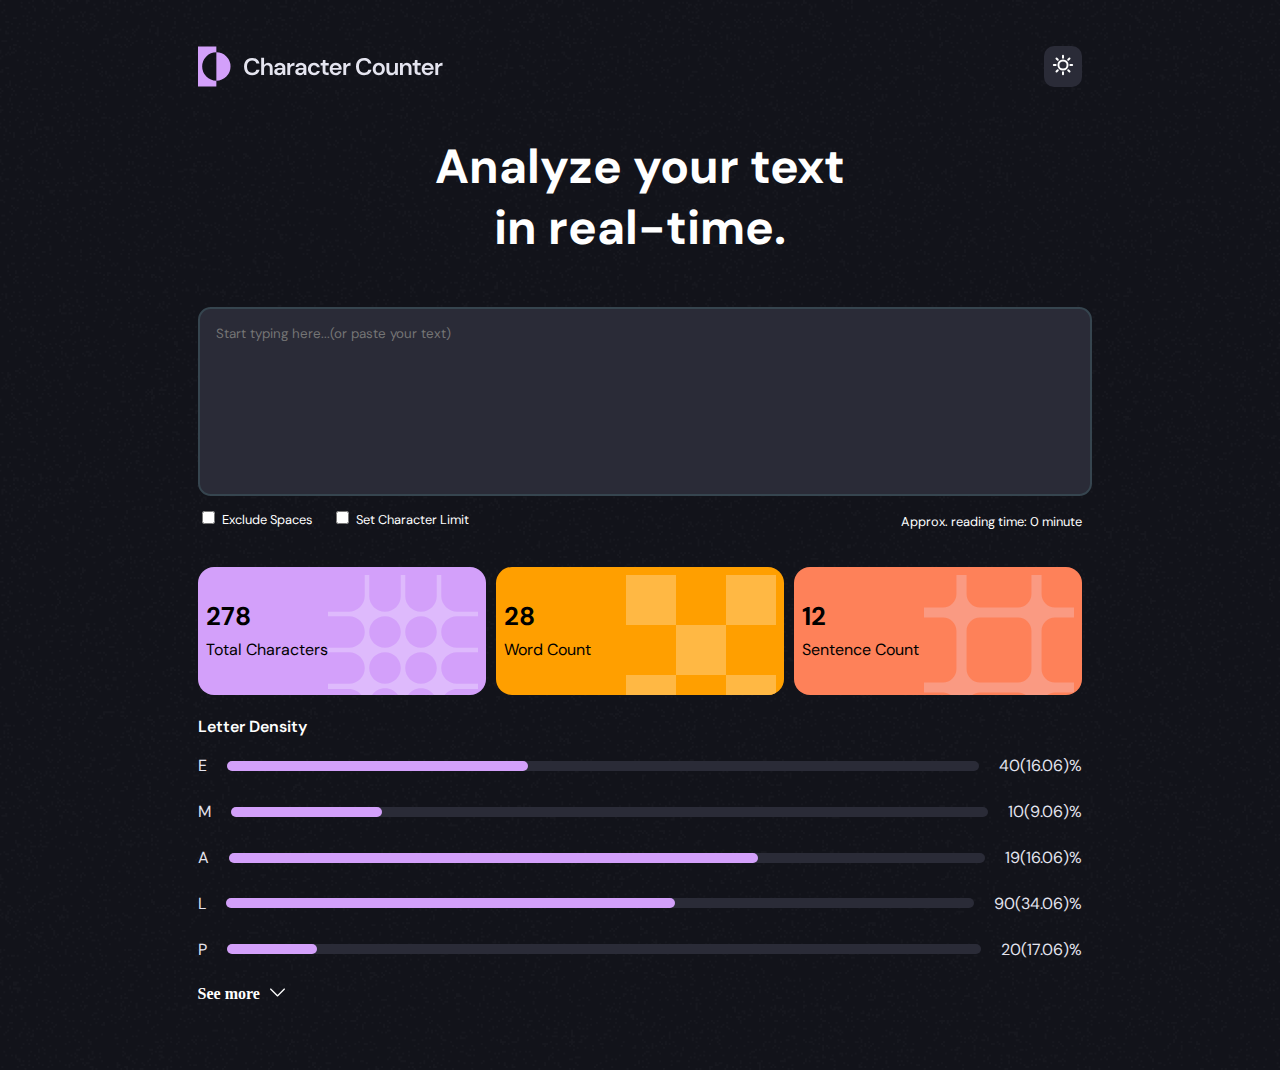
<file: index.html>
<!DOCTYPE html>
<html lang="en">
    <head>
        <meta charset="utf-8">
        <meta name="viewport" content="width=device-width, initial-scale=1">
        <meta name="author" content="">
        <meta name="description" content="">

        <link rel="stylesheet" href="./index.css">
        <link rel="icon" type="image/png" sizes="32x32" href="./assets/images/favicon-32x32.png">

        <title>Frontend Mentor | Character counter.</title>
    </head>

    <body>
        <main class="main">
            <div>
                <header class="title_and_theme_icon_section">
                    <img src="./assets/images/logo-dark-theme.svg" class="dark_theme_logo" alt="Site Logo">

                    <button class="sun_icon_div">
                        <img src="./assets/images/icon-sun.svg" class="sun_icon" alt="Toggle Light Mode">
                    </button>
                </header>

                <section class="analyze_text_section">
                    <p class="analyze_text">Analyze your text</p>
                    <p class="analyze_text_real_time">in real-time.</p>
                </section>


                <section class="input_field_section">
                    <textarea class="text_area" rows="9" placeholder="Start typing here...(or paste your text)"></textarea>
                    
                    <div class="checkbox_and_reading_time">
                        <div class="check_boxes_div">
                            <div class="exclude_spaces_div">
                                <input type="checkbox" id="exclude_spaces">
                                <label for="exclude_spaces" class="sub_text">Exclude Spaces</label>
                            </div>

                            <div class="set_character_limit_div">
                                <input type="checkbox"> 
                                <label for="set_character_limit" class="sub_text">Set Character Limit</label>
                            </div>
                        </div>

                        <p class="sub_text">Approx. reading time: 0 minute</p>
                    </div>
                </section>


                <section class="counts_section">
                    <div class="total_char_count_div">
                        <div>
                            <h3 class="count_text">278</h3>
                            <figcaption class="type_of_count_text">Total Characters</figcaption>
                        </div>

                        <div>
                            <img class="char_count_img" src="./assets/images/pattern-character-count.svg" alt="pattern word count">
                        </div>

                    </div>
                    

                    <div class="word_count_div">
                        <div>
                            <h3 class="count_text">28</h3>
                            <figcaption class="type_of_count_text">Word Count</figcaption>
                        </div>

                        <div>
                            <img class="char_count_img" src="./assets/images/pattern-word-count.svg" alt="pattern character count">
                        </div>

                    </div>
                    

                    <div class="sentence_count_div">
                        <div>
                            <h3 class="count_text">12</h3>
                            <figcaption class="type_of_count_text">Sentence Count</figcaption>
                        </div>

                        <div>
                            <img class="char_count_img" src="./assets/images/pattern-sentence-count.svg" alt="pattern sentence count">
                        </div>

                    </div>

                </section>


                <section>
                    <h4 class="letter-density">Letter Density</h4>

                    <article class="progress_fill_container">
                        <h4 class="progress_indicator_text">E</h4>

                        <div class="progress-container">
                            <div class="progress-fill-l1"></div>
                        </div>

                        <span class="progress_indicator_text">40(16.06)%</span>
                    </article>


                    <article class="progress_fill_container">
                        <h4 class="progress_indicator_text">M</h4>

                        <div class="progress-container">
                            <div class="progress-fill-l2"></div>
                        </div>

                        <span class="progress_indicator_text">10(9.06)%</span>
                    </article>


                    <article class="progress_fill_container">
                        <h4 class="progress_indicator_text">A</h4>

                        <div class="progress-container">
                            <div class="progress-fill-l3"></div>
                        </div>

                        <span class="progress_indicator_text">19(16.06)%</span>
                    </article>


                    <article class="progress_fill_container">
                        <h4 class="progress_indicator_text">L</h4>

                        <div class="progress-container">
                            <div class="progress-fill-l4"></div>
                        </div>

                        <span class="progress_indicator_text">90(34.06)%</span>
                    </article>


                    <article class="progress_fill_container">
                        <h4 class="progress_indicator_text">P</h4>

                        <div class="progress-container">
                            <div class="progress-fill-l5"></div>
                        </div>

                        <span class="progress_indicator_text">20(17.06)%</span>
                    </article>
                    
                </section>


                <footer class="see_more_section">
                    <h4>See more</h4>
                    <img src="./assets/images/arrow-down.png" alt="Expand to see more details" class="arrow_down">
                </footer>

            </div>
        </main>


    </body>


</html>
</file>
<file: index.css>
/* loading fonts */
@font-face {
    font-family: 'DMSansBold';
    src: url('./assets/fonts/DM_Sans/static/DMSans-Bold.ttf');
}

@font-face {
    font-family: 'DMSansRegular';
    src: url('./assets/fonts/DM_Sans/static/DMSans-Regular.ttf');
}

@font-face {
    font-family: 'DMSansSemibold';
    src: url('./assets/fonts/DM_Sans/static/DMSans-SemiBold.ttf');
}

@font-face {
    font-family: 'DMSansthin';
    src: url('./assets/fonts/DM_Sans/DMSans-VariableFont_opsz\,wght.ttf');
}



body {
    background-image: url('./assets/images/bg-dark-theme.png');
    background-size: cover;
    background-position: center;
    color: white;
}


button {
    border: none;
    background: none;
    cursor: pointer;
}


.main {
    padding: 3% 15%;
}


.sun_icon_div {
    background-color: #2A2B37;
    padding: 8px;
    border-radius: 10px;
    text-align: center;
}



.title_and_theme_icon_section {
    display: flex;
    justify-content: space-between;
    
}


.analyze_text_section {
    text-align: center;
    margin-top: 3rem;
}

.analyze_text {
    font-family: 'DMSansBold';
    font-size: 3rem;
}


.analyze_text_real_time {
    font-family: 'DMSansBold';
    font-size: 3rem;
    margin-top: -50px;
}



.input_field_section {
    text-align: center;
    margin-top: 3rem;

}


.text_area {
    background-color: #2A2B37;
    color: #E4E4EF;
    border: 1px solid #21222C;
    width: 97%;
    padding: 1rem;
    border-radius: 0.8rem;
    resize: none;
    font-family: 'DMSansRegular';
    outline: none;
    border: 2px solid #36454F;
}



.check_boxes_div {
    display: flex;
    margin-top: 0.5rem;
}


.set_character_limit_div {
    margin-left: 1.3rem;
}


.checkbox_and_reading_time {
    display: flex;
    justify-content: space-between;
}


.sub_text {
    font-family: 'DMSansRegular';
    font-size: 0.8rem
}


.counts_section {
    display: flex;
    justify-content: space-between;
    columns: 3;
    gap: 0.6rem;
    margin-top: 1.5rem;

}


.total_char_count_div {
    background-color: #D3A0FA;
    color: black;
    width: 100%;
    height: 7rem;
    border-radius: 1rem;
    display: flex;
    justify-content: space-between;
    padding: 0.5rem;
    overflow: hidden;
}



.word_count_div {
    background-color: #FF9F00;
    color: black;
    width: 100%;
    height: 7rem;
    border-radius: 1rem;
    display: flex;
    justify-content: space-between;
    padding: 0.5rem;
    overflow: hidden;

}


.sentence_count_div {
    background-color: #FE8159;
    color: black;
    width: 100%;
    height: 7rem;
    border-radius: 1rem;
    display: flex;
    justify-content: space-between;
    padding: 0.5rem;
    overflow: hidden;

}


.count_text {
    font-family: 'DMSansBold';
    font-size: 1.6rem;
}


.type_of_count_text {
    font-family: 'DMSansRegular';
    margin-top: -20px;
}


.letter-density {
    font-family: 'DMSansSemibold';
    margin-bottom: -0.3%;
    font-size: 16px;
}


.progress_fill_container {
    display: flex;
    align-items: center;
    gap: 20px;
    margin-bottom: -2%;
}


.progress-container {
    width: 100%;
    height: 10px;
    background-color: #2A2B37;
    position: relative;
    border-radius: 2rem;

}


.progress-fill-l1 {
    width: 40%;
    height: 100%;
    background-color: #D3A0FA;
    border-radius: 2rem;
}


.progress-fill-l2 {
    width: 20%;
    height: 100%;
    background-color: #D3A0FA;
    border-radius: 2rem;
}


.progress-fill-l3 {
    width: 70%;
    height: 100%;
    background-color: #D3A0FA;
    border-radius: 2rem;
}


.progress-fill-l4 {
    width: 60%;
    height: 100%;
    background-color: #D3A0FA;
    border-radius: 2rem;
}


.progress-fill-l5 {
    width: 12%;
    height: 100%;
    background-color: #D3A0FA;
    border-radius: 2rem;
}

.progress_indicator_text {
    color: #E4E4EF;
    font-family: 'DMSansRegular';
    font-weight:lighter !important;
}


.see_more_section {
    display: flex;
    justify-content: left;
}

.arrow_down {
    margin-left: 1%;
    height: 12%;
    margin-top: 21px;
}





/* responsiveness */
/* mobile responsiveness */
@media only screen and ( max-width: 600px ) {
    .main {
        padding: 3% 3%;
    }


    .dark_theme_logo {
        width: 50%;
    }

    .sun_icon_div {
        background-color: #2A2B37;
        padding: 4px;
        border-radius: 10px;
        text-align: center;
    }
    
    .sun_icon {
        width: 60%;
    }


    .input_field_section {
        text-align: left;
        margin-top: 3rem;
    
    }    


    .text_area {
        background-color: #2A2B37;
        color: white;
        border-width: 0;
        width: 95%;
        padding: 0.5rem;
        border-radius: 0.8rem;
        resize: none;
        outline: none;
        border: 2px solid #36454F;
    
    }
    


    .checkbox_and_reading_time {
        display: block;
    }


    .check_boxes_div {
        display: block;
        margin-top: 0.5rem;
    }


    .counts_section {
        display: flex;
        flex-direction: column;
        margin-top: 1rem;
    
    }

    .set_character_limit_div {
        margin-left: 0;
    }


    .total_char_count_div {
        background-color: #D3A0FA;
        color: black;
        width: 95%;
        height: 7rem;
        border-radius: 1rem;
        display: flex;
        justify-content: space-between;
        padding: 0.5rem;
        overflow: hidden;
    }

    
    .word_count_div {
        background-color: #FF9F00;
        color: black;
        width: 95%;
        height: 7rem;
        border-radius: 1rem;
        display: flex;
        justify-content: space-between;
        padding: 0.5rem;
        overflow: hidden;
    
    }
    
    
    .sentence_count_div {
        background-color: #FE8159;
        color: black;
        width: 95%;
        height: 7rem;
        border-radius: 1rem;
        display: flex;
        justify-content: space-between;
        padding: 0.5rem;
        overflow: hidden;
    
    }
    

    .progress_fill_container {
        display: flex;
        align-items: center;
        gap: 14px;
        margin-bottom: -8%;
    }


    .progress_indicator_text {
        color: #E4E4EF;
        font-family: 'DMSansRegular';
        font-size: 14px;
        font-weight:lighter !important;
    }
    
}


/* end of monile responsiveness */





/* tablet responsiveness */
@media only screen and ( min-width: 600px ) and ( max-width: 800px ) {
    .main {
        /* padding: 3% 4%; */
        padding-left: 32px;
        padding-right: 32px;

    }

    /* .analyze_text_section {
        padding-left: 32px;
        padding-right: 32px;
    } */


    /* .input_field_section {
        padding-left: 32px;
        padding-right: 32px;
    } */

}
</file>
